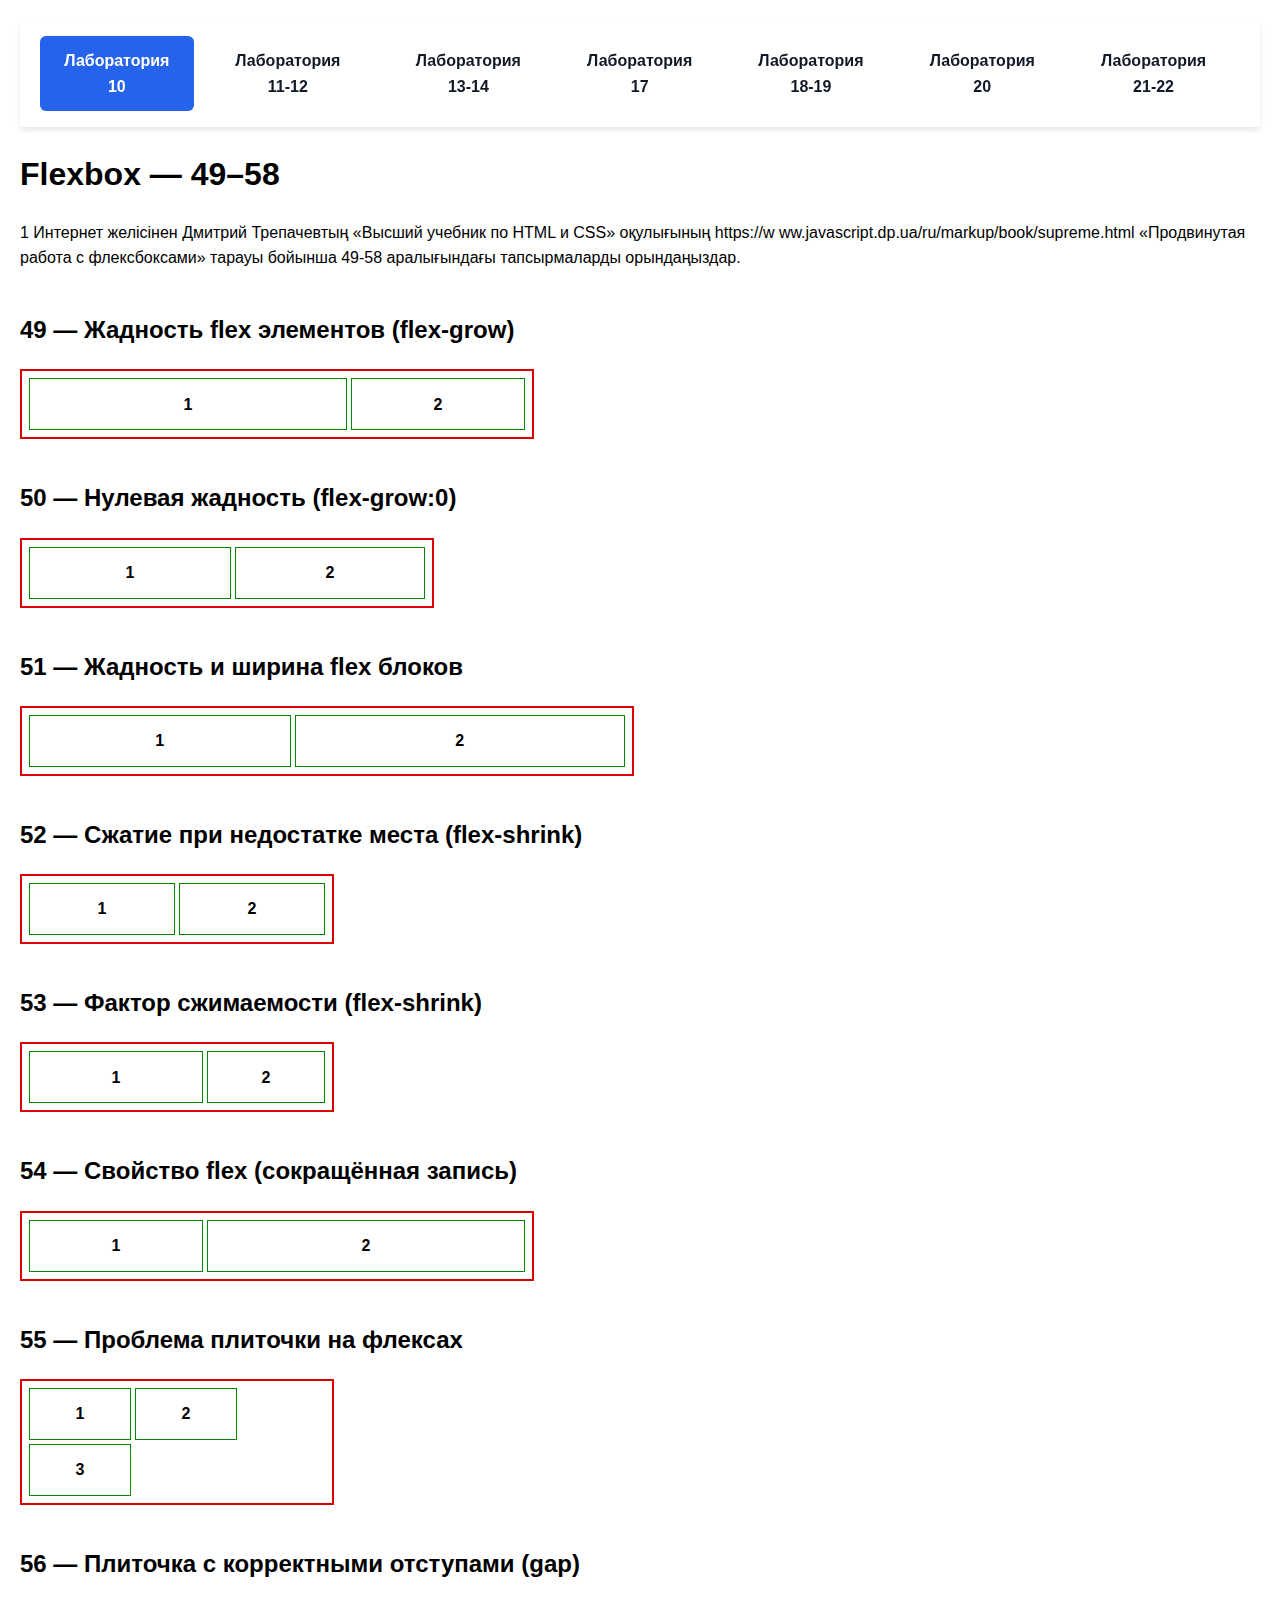
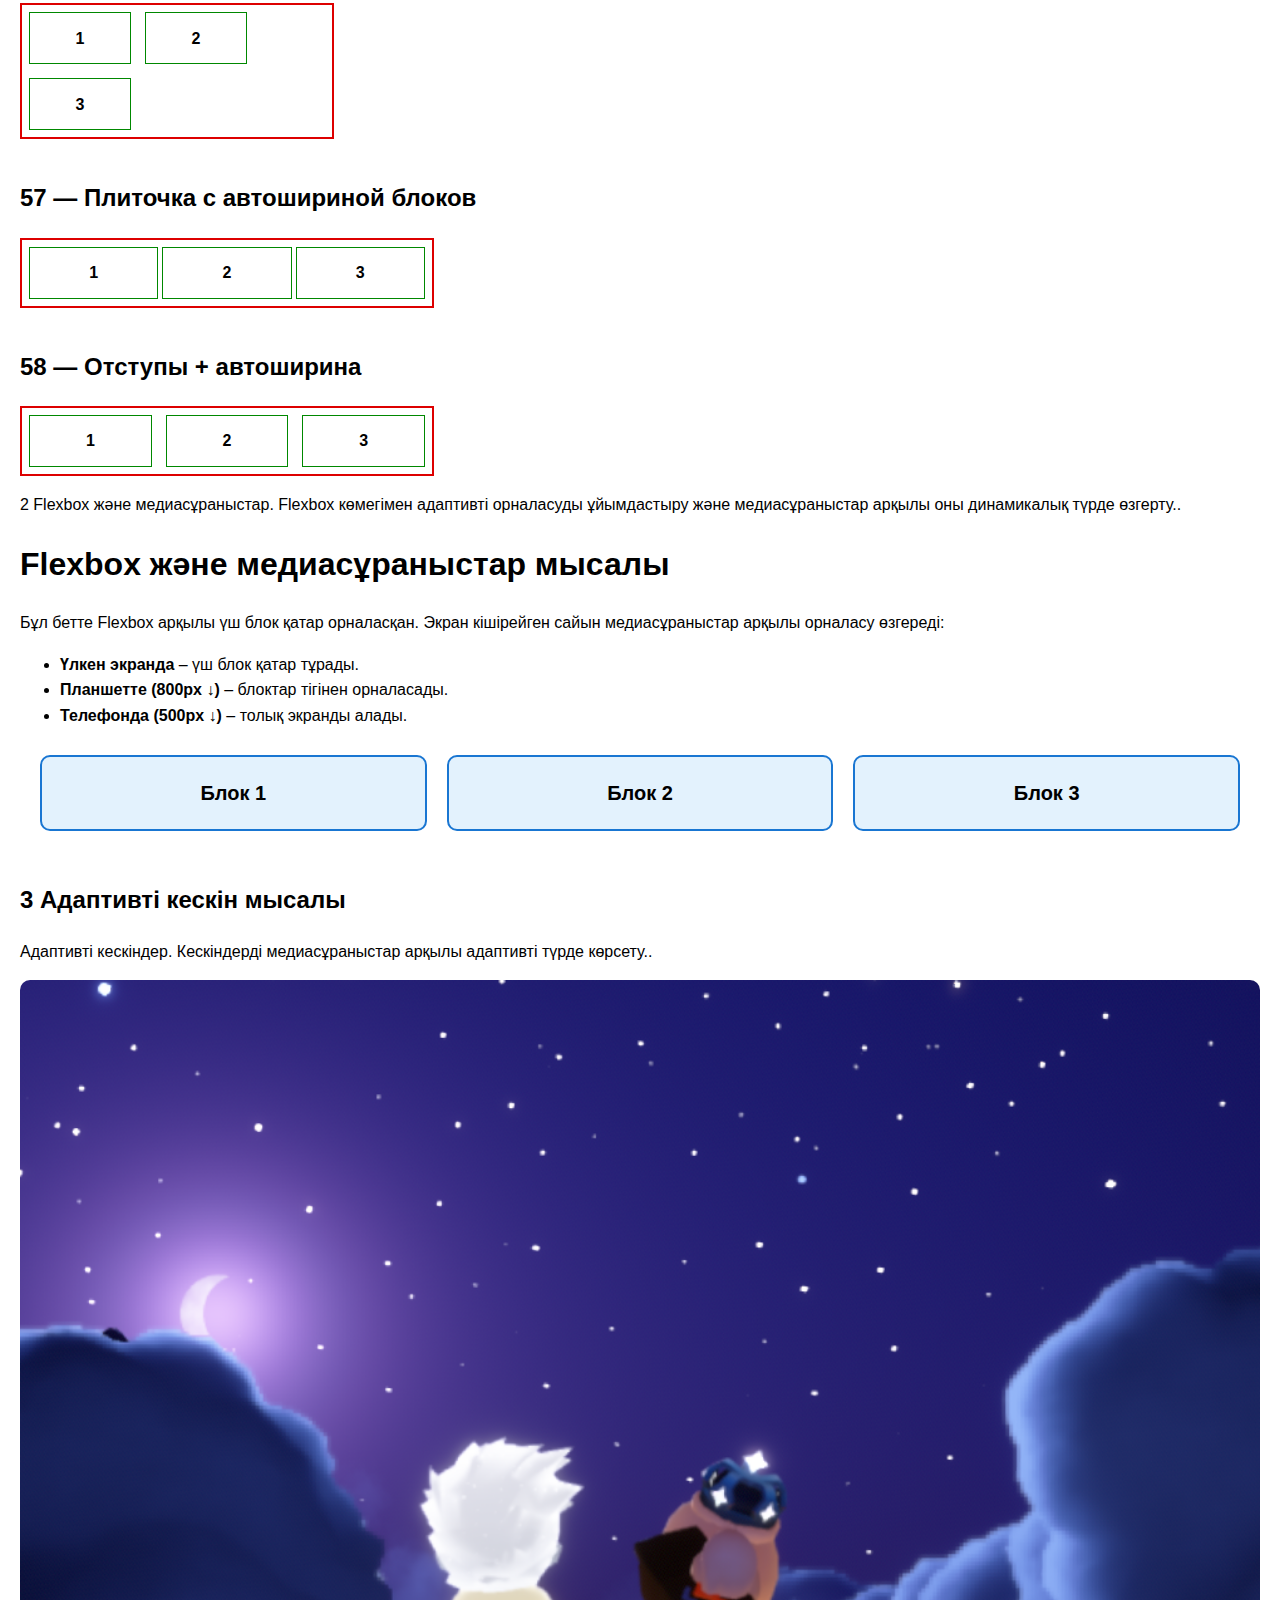
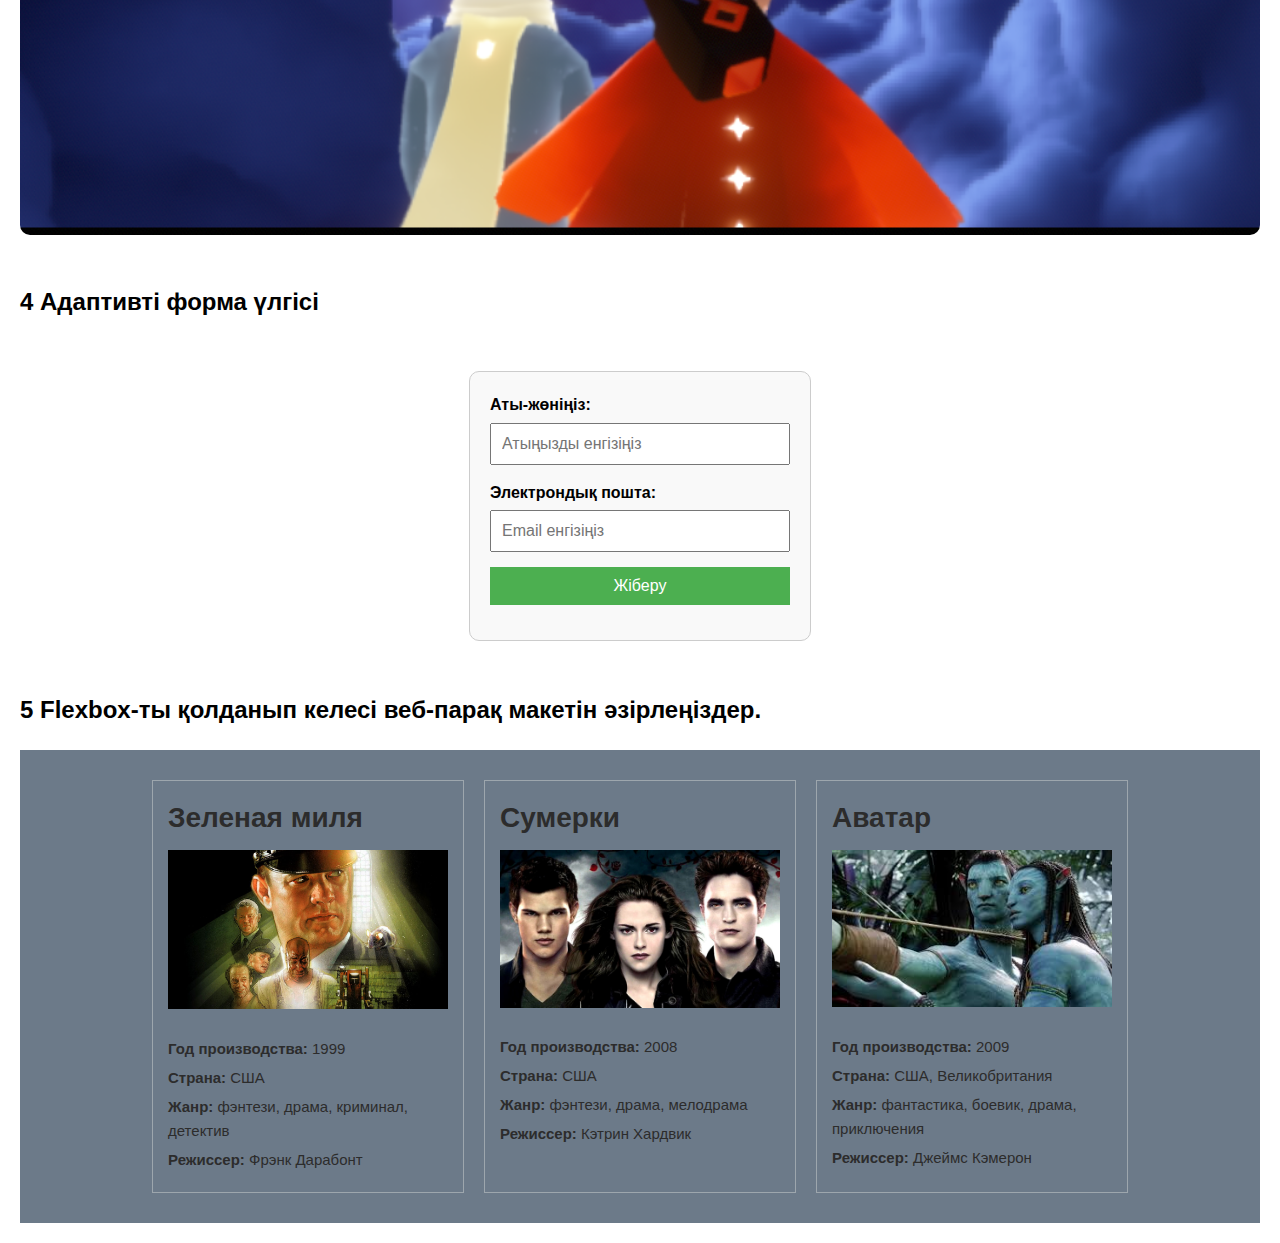
<file: lab10.html>
<!DOCTYPE html>
<html lang="ru">
<head>
    <meta charset="UTF-8">
    <meta name="viewport" content="width=device-width, initial-scale=1.0">
    <title>Лаборатория 10 | Web Technologies</title>
    <link rel="stylesheet" href="style.css">
    <style>
        .lab-content {
            opacity: 0;
            animation: fadeIn 0.5s ease-in-out forwards;
        }
        @keyframes fadeIn {
            to { opacity: 1; }
        }
        
        /* Lab 10 specific styles */
        #lab10 {
            background: linear-gradient(135deg, #f5f7fa 0%, #e4e8f0 100%);
            border-left: 4px solid #3b82f6;
        }
        #lab10 h1 {
            color: #2563eb;
        }
        #lab10 .task {
            background: white;
            padding: 1rem;
            margin: 1rem 0;
            border-radius: 0.5rem;
            box-shadow: 0 1px 3px rgba(0,0,0,0.1);
        }
    </style>

    <style>
body { font-family: Arial; padding: 20px; }
h2 { margin-top: 40px; }

 .responsive-image {
            width: 100%;
            height: auto;
            border-radius: 10px;
        }

.parent {
    display: flex;
    border: 2px solid #d00;
    padding: 5px;
    margin-bottom: 10px;
}
.child {
    border: 1px solid #080;
    height: 50px;
    display: flex;
    justify-content: center;
    align-items: center;
    font-weight: bold;
    margin: 2px;
}

body {
        font-family: Arial, sans-serif;
        margin: 0;
        padding: 20px;
    }

    h1 {
        margin-bottom: 20px;
    }

    /* ---- Негізгі контейнер ---- */
    .container {
        display: flex;
        gap: 20px;
        padding: 10px;
    }

    .box {
        flex: 1;
        padding: 20px;
        background: #e3f2fd;
        border: 2px solid #1976d2;
        border-radius: 10px;
        text-align: center;
        font-size: 20px;
        font-weight: bold;
    }
    form {
            display: flex;
            flex-direction: column;
            width: 300px;
            margin: 50px auto;
            padding: 20px;
            border: 1px solid #ccc;
            border-radius: 10px;
            background-color: #f9f9f9;
        }

        label {
            margin-bottom: 5px;
            font-weight: bold;
        }

        input, button {
            margin-bottom: 15px;
            padding: 10px;
            font-size: 16px;
        }

        button {
            background: #4caf50;
            color: white;
            border: none;
            cursor: pointer;
        }

        button:hover {
            background: #45a049;
        }

        /* Медиасұраныс: 600px немесе одан кіші экрандар (телефондар) */
        @media (max-width: 600px) {
            form {
                width: 90%;
                padding: 15px;
            }

            input, button {
                padding: 8px;
                font-size: 15px;
            }
        }
    /* =============================== */
    /*      МЕДИАСҰРАНЫСТАР            */
    /* =============================== */

    /* --- Планшет: ені 800px-тен кіші --- */
    @media (max-width: 800px) {
        .container {
            flex-direction: column;
            align-items: center;
        }
        .box {
            width: 80%;
        }
    }

    /* --- Телефон: ені 500px-тен кіші --- */
    @media (max-width: 500px) {
        body {
            padding: 10px;
        }
        .box {
            width: 100%;
            font-size: 18px;
        }
    }

     /* 768px дейін — планшет өлшемі */
        @media (max-width: 768px) {
            .responsive-image {
                width: 80%;
            }
        }

        /* 480px дейін — телефон өлшемі */
        @media (max-width: 480px) {
            .responsive-image {
                width: 100%;
            }
        }
</style>

<style>
    .movies-container {
    background: #6c7a89; /* только для этого блока */
    padding: 20px;
}
.movies-container .container {
    display: flex;
    justify-content: center;
    gap: 20px;
}
.movies-container .card {
    width: 280px;
    padding: 15px;
    border: 1px solid #9da6ad;
    color: #2c2c2c;
}
.movies-container .card img {
    width: 100%;
    height: auto;
    margin-bottom: 15px;
}
.movies-container .card h2 {
    margin-top: 0;
    margin-bottom: 10px;
    font-size: 28px;
}
.movies-container .card p {
    margin: 5px 0;
    font-size: 15px;
}
.card {
    font-family: Arial, sans-serif;
    font-weight: normal; /* по умолчанию */
}
.card span.bold {
    font-weight: 700; /* жирность */
}



</style>
</head>
    <custom-navbar></custom-navbar>
   

<h1>Flexbox —  49–58</h1>
<p> 1	Интернет  желісінен Дмитрий Трепачевтың «Высший учебник по 
    HTML и CSS» оқулығының https://w	ww.javascript.dp.ua/ru/markup/book/supreme.html   
    «Продвинутая работа с флексбоксами» тарауы бойынша 49-58 аралығындағы тапсырмаларды 
    орындаңыздар.</p>

<!-- 49 Жадность flex-grow -->
<h2>49 — Жадность flex элементов (flex-grow)</h2>
<div class="parent" style="width:500px;">
    <div class="child" style="width:100px; flex-grow:3;">1</div>
    <div class="child" style="width:100px; flex-grow:1;">2</div>
</div>


<!-- 50 Нулевая жадность -->
<h2>50 — Нулевая жадность (flex-grow:0)</h2>
<div class="parent" style="width:400px;">
    <div class="child" style="width:200px; flex-grow:0;">1</div>
    <div class="child" style="width:100px; flex-grow:1;">2</div>
</div>


<!-- 51 Ширина + жадность -->
<h2>51 — Жадность и ширина flex блоков</h2>
<div class="parent" style="width:600px;">
    <div class="child" style="width:200px; flex-grow:1;">1</div>
    <div class="child" style="width:150px; flex-grow:3;">2</div>
</div>


<!-- 52 Сжатие при недостатке места -->
<h2>52 — Сжатие при недостатке места (flex-shrink)</h2>
<div class="parent" style="width:300px;">
    <div class="child" style="width:200px; flex-shrink:1;">1</div>
    <div class="child" style="width:200px; flex-shrink:1;">2</div>
</div>


<!-- 53 Фактор сжимаемости -->
<h2>53 — Фактор сжимаемости (flex-shrink)</h2>
<div class="parent" style="width:300px;">
    <div class="child" style="width:200px; flex-shrink:1;">1</div>
    <div class="child" style="width:200px; flex-shrink:3;">2</div>
</div>


<!-- 54 Свойство flex (сокращённая запись) -->
<h2>54 — Свойство flex (сокращённая запись)</h2>
<div class="parent" style="width:500px;">
    <div class="child" style="flex:1 1 100px;">1</div>
    <div class="child" style="flex:3 1 100px;">2</div>
</div>


<!-- 55 Проблемы плиточки -->
<h2>55 — Проблема плиточки на флексах</h2>
<div class="parent" style="flex-wrap:wrap; width:300px;">
    <div class="child" style="width:100px;">1</div>
    <div class="child" style="width:100px;">2</div>
    <div class="child" style="width:100px;">3</div>
</div>


<!-- 56 Плиточка с корректными отступами -->
<h2>56 — Плиточка с корректными отступами (gap)</h2>
<div class="parent" style="flex-wrap:wrap; width:300px; gap:10px;">
    <div class="child" style="width:100px;">1</div>
    <div class="child" style="width:100px;">2</div>
    <div class="child" style="width:100px;">3</div>
</div>


<!-- 57 Плиточка с автошириной -->
<h2>57 — Плиточка с автошириной блоков</h2>
<div class="parent" style="flex-wrap:wrap; width:400px;">
    <div class="child" style="flex:1 1 auto;">1</div>
    <div class="child" style="flex:1 1 auto;">2</div>
    <div class="child" style="flex:1 1 auto;">3</div>
</div>


<!-- 58 Автоширина + отступы -->
<h2>58 — Отступы + автоширина</h2>
<div class="parent" style="flex-wrap:wrap; width:400px; gap:10px;">
    <div class="child" style="flex:1 1 auto;">1</div>
    <div class="child" style="flex:1 1 auto;">2</div>
    <div class="child" style="flex:1 1 auto;">3</div>
</div>

<p>2	Flexbox және медиасұраныстар. Flexbox көмегімен адаптивті орналасуды ұйымдастыру 
    және медиасұраныстар арқылы оны динамикалық түрде өзгерту..</p>

    <h1>Flexbox және медиасұраныстар мысалы</h1>

<p>
Бұл бетте Flexbox арқылы үш блок қатар орналасқан.  
Экран кішірейген сайын медиасұраныстар арқылы орналасу өзгереді:
</p>

<ul>
    <li><b>Үлкен экранда</b> – үш блок қатар тұрады.</li>
    <li><b>Планшетте (800px ↓)</b> – блоктар тігінен орналасады.</li>
    <li><b>Телефонда (500px ↓)</b> – толық экранды алады.</li>
</ul>

<div class="container">
    <div class="box">Блок 1</div>
    <div class="box">Блок 2</div>
    <div class="box">Блок 3</div>
</div>


 <h2>3 Адаптивті кескін мысалы</h2>

    <p>Адаптивті кескіндер. Кескіндерді медиасұраныстар арқылы адаптивті түрде көрсету..</p>

    <img src="2025-07-13_21-22-18.png" alt="Сурет" class="responsive-image">

  <h2>4 Адаптивті форма үлгісі</h2>

    <form action="#">
        <label for="name">Аты-жөніңіз:</label>
        <input type="text" id="name" name="name" placeholder="Атыңызды енгізіңіз">

        <label for="email">Электрондық пошта:</label>
        <input type="email" id="email" name="email" placeholder="Email енгізіңіз">

        <button type="submit">Жіберу</button>
    </form>

      <h2>5 Flexbox-ты қолданып келесі веб-парақ макетін әзірлеңіздер.</h2>
        <div class="movies-container">
    <div class="container">
        <!-- 1 карточка -->
        <div class="card">
            <h2>Зеленая миля</h2>
            <img src="1.jpg" alt="Зеленая миля">

            <p><span class="bold">Год производства:</span> 1999</p>
            <p><span class="bold">Страна:</span> США</p>
            <p><span class="bold">Жанр:</span> фэнтези, драма, криминал, детектив</p>
            <p><span class="bold">Режиссер:</span> Фрэнк Дарабонт</p>
        </div>

        <!-- 2 карточка -->
        <div class="card">
            <h2>Сумерки</h2>
            <img src="2.jpg" alt="Сумерки">

            <p><span class="bold">Год производства:</span> 2008</p>
            <p><span class="bold">Страна:</span> США</p>
            <p><span class="bold">Жанр:</span> фэнтези, драма, мелодрама</p>
            <p><span class="bold">Режиссер:</span> Кэтрин Хардвик</p>
        </div>

        <!-- 3 карточка -->
        <div class="card">
            <h2>Аватар</h2>
            <img src="3.jpg" alt="Аватар">

            <p><span class="bold">Год производства:</span> 2009</p>
            <p><span class="bold">Страна:</span> США, Великобритания</p>
            <p><span class="bold">Жанр:</span> фантастика, боевик, драма, приключения</p>
            <p><span class="bold">Режиссер:</span> Джеймс Кэмерон</p>
        </div>
    </div>
</div>




    <script src="components/navbar.js"></script>
    <script>
        // Lab 10 specific scripts
        document.querySelectorAll('.task button').forEach(btn => {
            btn.addEventListener('click', () => {
                const solution = btn.nextElementSibling;
                solution.classList.toggle('hidden');
            });
        });
    </script>
</body>
</html>
</file>
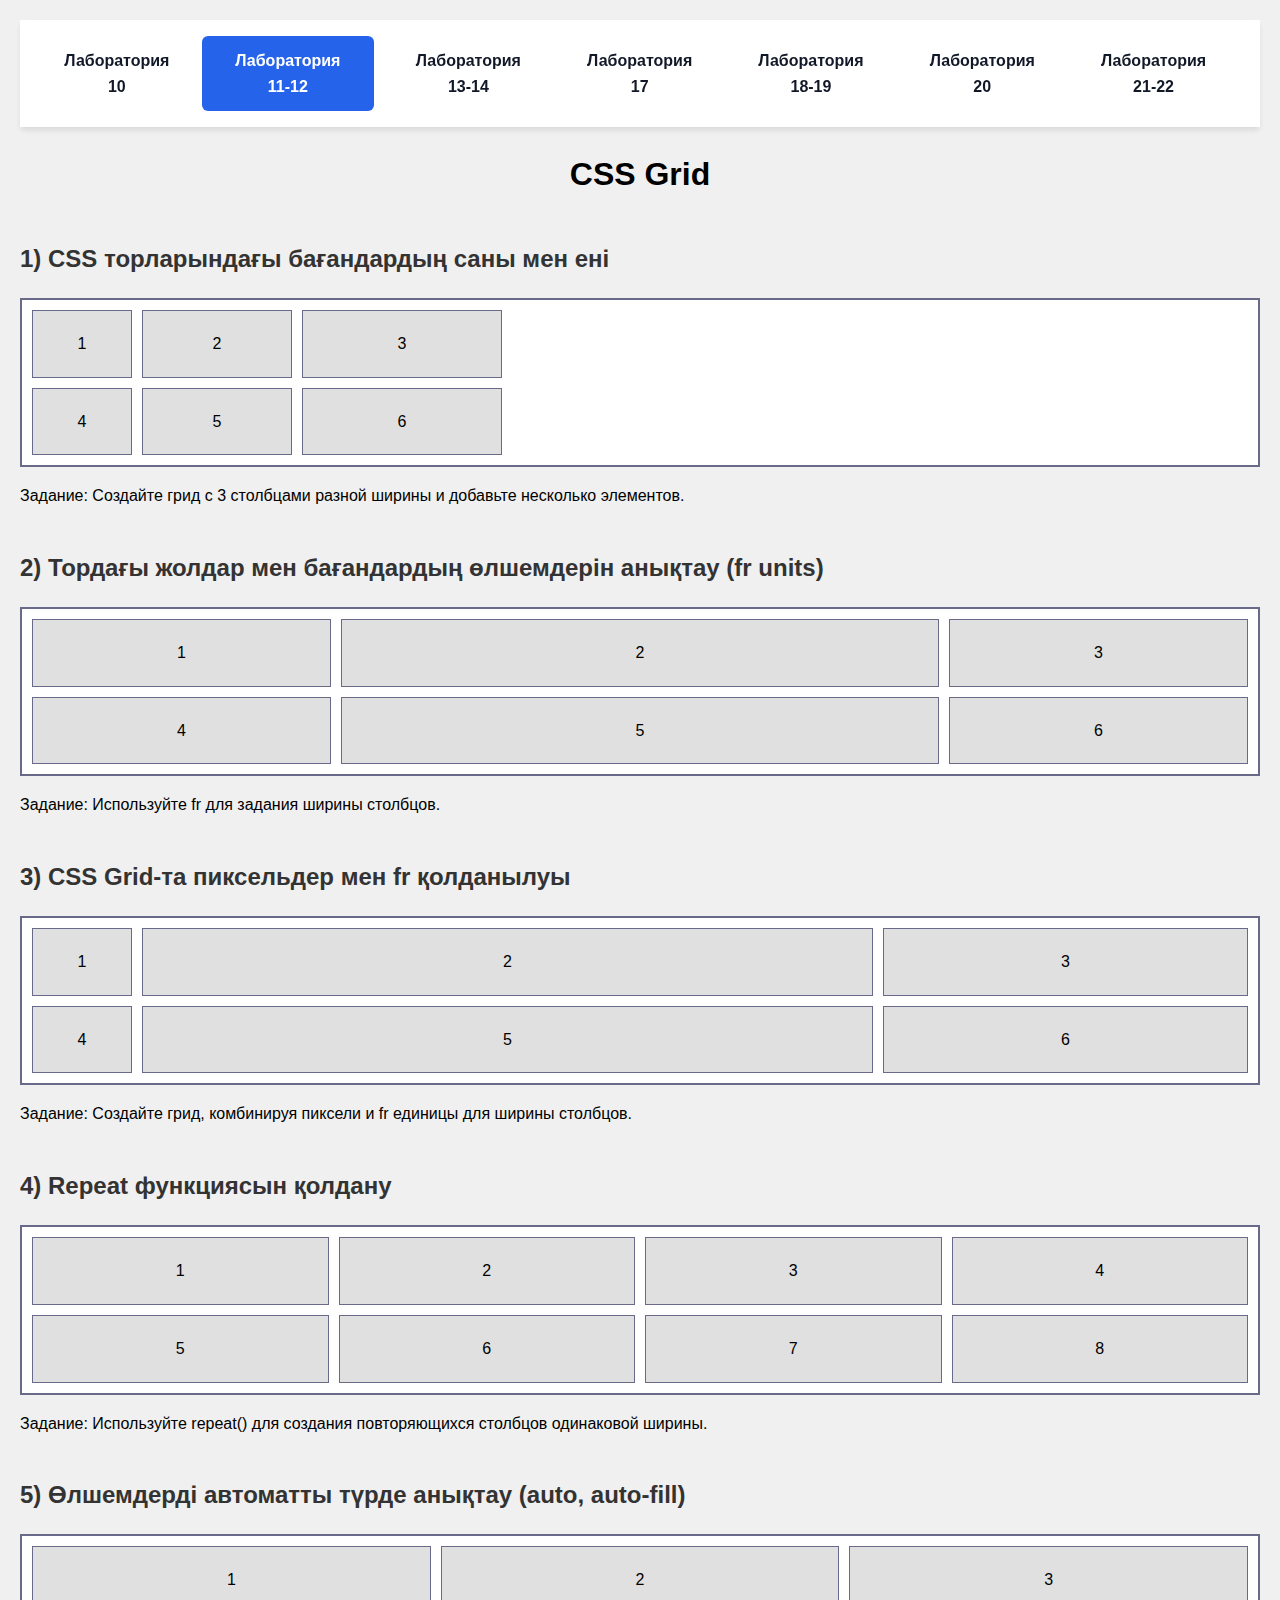
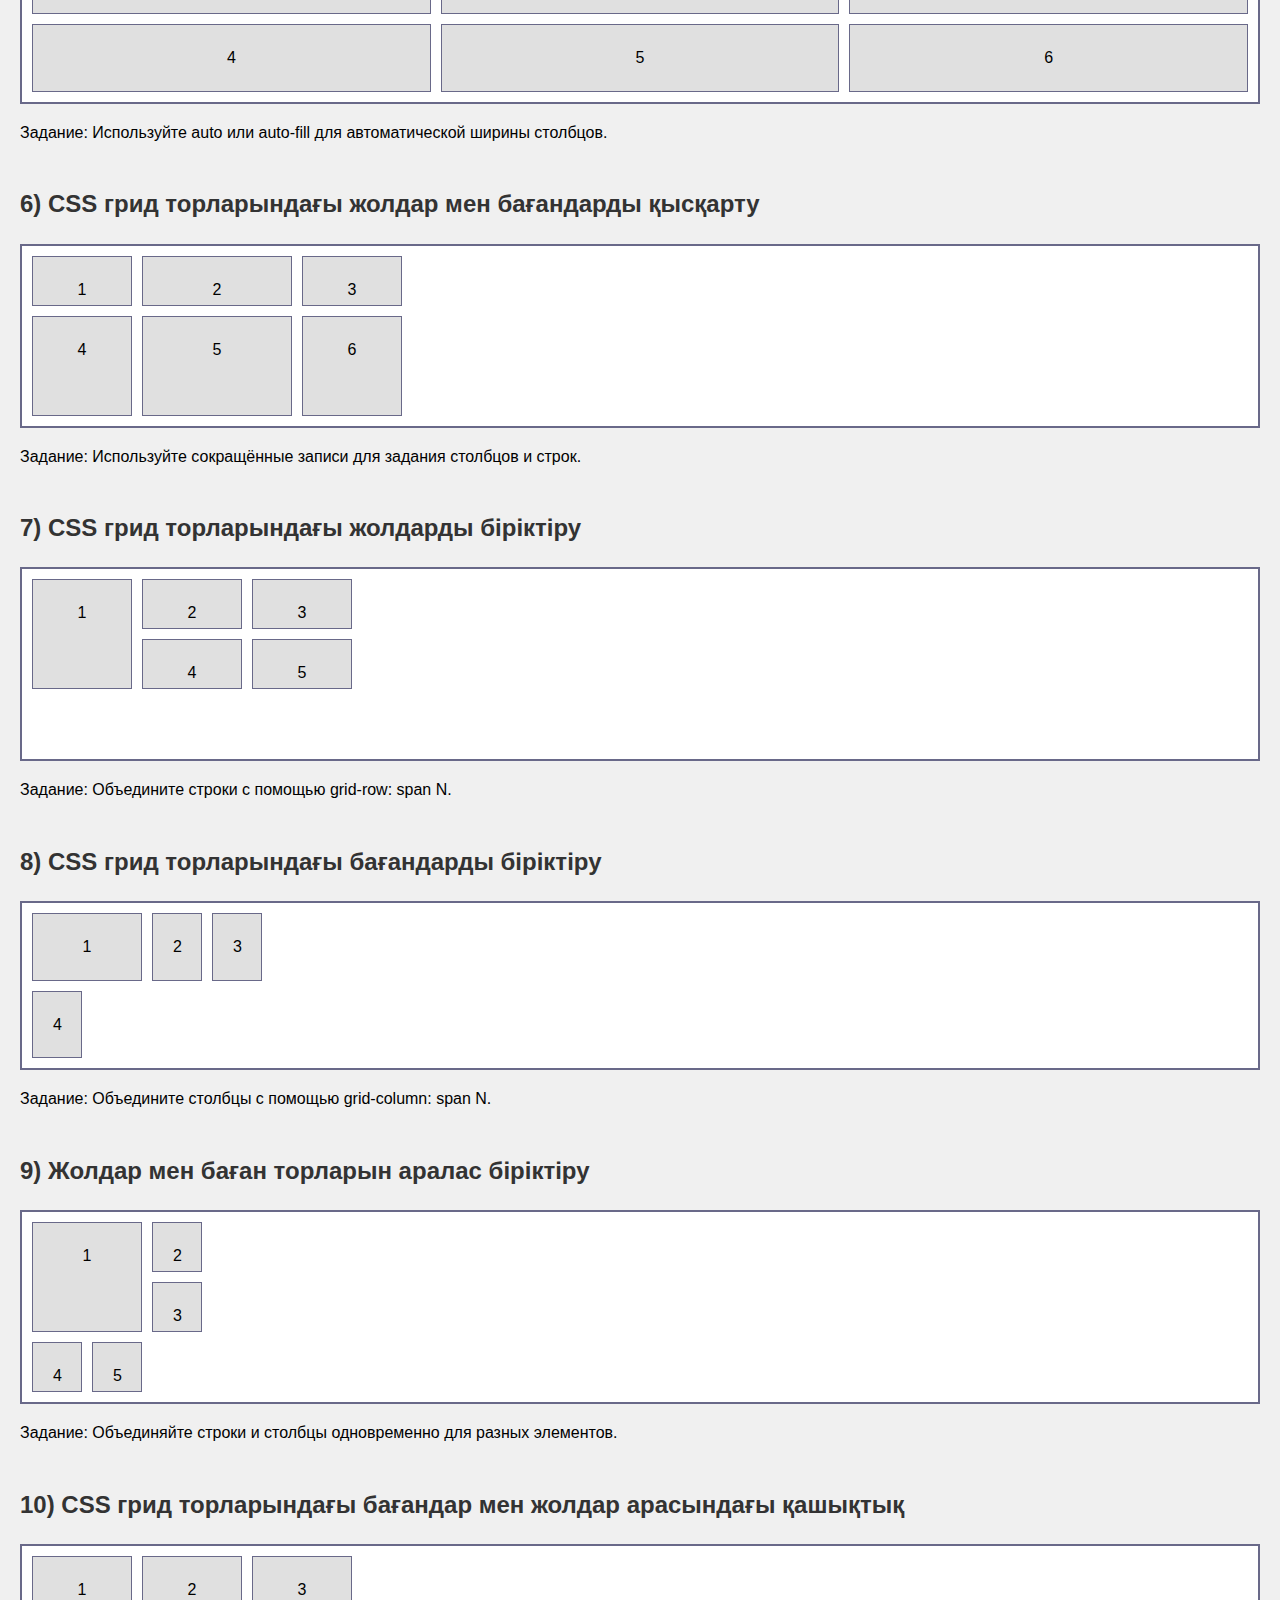
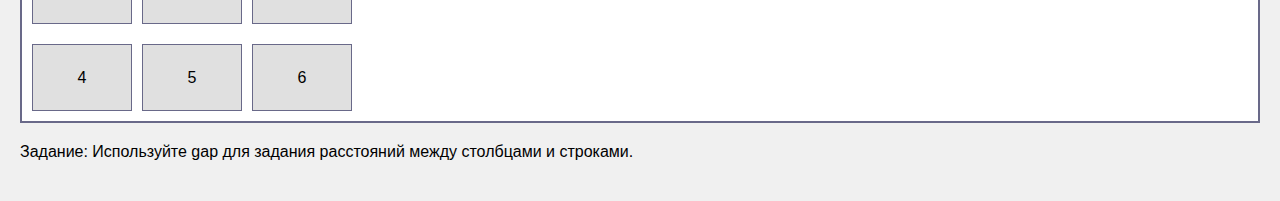
<file: lab11-12.html>
<!DOCTYPE html>
<html lang="ru">
<head>
    <meta charset="UTF-8">
    <meta name="viewport" content="width=device-width, initial-scale=1.0">
    <title>Лаборатория 11-12| Web Technologies</title>
    <link rel="stylesheet" href="style.css">
   

    <style>
        body {
            font-family: Arial, sans-serif;
            padding: 20px;
            background: #f0f0f0;
        }

        h1 {
            text-align: center;
            margin-bottom: 30px;
        }

        h2 {
            margin-top: 40px;
            color: #333;
        }

        .grid-container {
            display: grid;
            gap: 10px;
            margin-top: 10px;
            padding: 10px;
            border: 2px solid #696989;
            background: #fff;
        }

        .grid-container > div {
            padding: 20px;
            border: 1px solid #696989;
            background: #e0e0e0;
            text-align: center;
        }

        /* Классы для разных примеров */
        .grid-2col { grid-template-columns: 200px 200px; }
        .grid-3col { grid-template-columns: 150px 150px 150px; }
        .grid-3col-diff { grid-template-columns: 100px 150px 200px; }
        .grid-fr { grid-template-columns: 1fr 2fr 1fr; }
        .grid-repeat { grid-template-columns: repeat(4, 1fr); }
        .grid-auto { grid-template-columns: auto auto auto; }
        .grid-gap { grid-template-columns: repeat(3, 100px); gap: 20px 10px; }
    </style>

</head>
<body data-theme="light" class="min-h-screen transition-colors duration-300 bg-[var(--bg)] text-[var(--text)]">
    <custom-navbar></custom-navbar>
   

<h1>CSS Grid </h1>

<!-- Задание 1 -->
<h2>1) CSS торларындағы бағандардың саны мен ені</h2>
<div class="grid-container" style="grid-template-columns: 100px 150px 200px;">
    <div>1</div><div>2</div><div>3</div>
    <div>4</div><div>5</div><div>6</div>
</div>
<p>Задание: Создайте грид с 3 столбцами разной ширины и добавьте несколько элементов.</p>

<!-- Задание 2 -->
<h2>2) Тордағы жолдар мен бағандардың өлшемдерін анықтау (fr units)</h2>
<div class="grid-container grid-fr">
    <div>1</div><div>2</div><div>3</div>
    <div>4</div><div>5</div><div>6</div>
</div>
<p>Задание: Используйте fr для задания ширины столбцов.</p>

<!-- Задание 3 -->
<h2>3) CSS Grid-та пиксельдер мен fr қолданылуы</h2>
<div class="grid-container" style="grid-template-columns: 100px 2fr 1fr;">
    <div>1</div><div>2</div><div>3</div>
    <div>4</div><div>5</div><div>6</div>
</div>
<p>Задание: Создайте грид, комбинируя пиксели и fr единицы для ширины столбцов.</p>

<!-- Задание 4 -->
<h2>4) Repeat функциясын қолдану</h2>
<div class="grid-container grid-repeat">
    <div>1</div><div>2</div><div>3</div><div>4</div>
    <div>5</div><div>6</div><div>7</div><div>8</div>
</div>
<p>Задание: Используйте repeat() для создания повторяющихся столбцов одинаковой ширины.</p>

<!-- Задание 5 -->
<h2>5) Өлшемдерді автоматты түрде анықтау (auto, auto-fill)</h2>
<div class="grid-container grid-auto">
    <div>1</div><div>2</div><div>3</div>
    <div>4</div><div>5</div><div>6</div>
</div>
<p>Задание: Используйте auto или auto-fill для автоматической ширины столбцов.</p>

<!-- Задание 6 -->
<h2>6) CSS грид торларындағы жолдар мен бағандарды қысқарту</h2>
<div class="grid-container" style="grid-template-columns: 100px 150px 100px; grid-template-rows: 50px 100px;">
    <div>1</div><div>2</div><div>3</div>
    <div>4</div><div>5</div><div>6</div>
</div>
<p>Задание: Используйте сокращённые записи для задания столбцов и строк.</p>

<!-- Задание 7 -->
<h2>7) CSS грид торларындағы жолдарды біріктіру</h2>
<div class="grid-container" style="grid-template-columns: 100px 100px 100px; grid-template-rows: 50px 50px 50px;">
    <div style="grid-row: span 2;">1</div>
    <div>2</div><div>3</div>
    <div>4</div><div>5</div>
</div>
<p>Задание: Объедините строки с помощью grid-row: span N.</p>

<!-- Задание 8 -->
<h2>8) CSS грид торларындағы бағандарды біріктіру</h2>
<div class="grid-container" style="grid-template-columns: 50px 50px 50px 50px;">
    <div style="grid-column: span 2;">1</div>
    <div>2</div><div>3</div><div>4</div>
</div>
<p>Задание: Объедините столбцы с помощью grid-column: span N.</p>

<!-- Задание 9 -->
<h2>9) Жолдар мен баған торларын аралас біріктіру</h2>
<div class="grid-container" style="grid-template-columns: 50px 50px 50px; grid-template-rows: 50px 50px 50px;">
    <div style="grid-column: span 2; grid-row: span 2;">1</div>
    <div>2</div><div>3</div><div>4</div><div>5</div>
</div>
<p>Задание: Объединяйте строки и столбцы одновременно для разных элементов.</p>

<!-- Задание 10 -->
<h2>10) CSS грид торларындағы бағандар мен жолдар арасындағы қашықтық</h2>
<div class="grid-container grid-gap">
    <div>1</div><div>2</div><div>3</div>
    <div>4</div><div>5</div><div>6</div>
</div>
<p>Задание: Используйте gap для задания расстояний между столбцами и строками.</p>


    <script src="components/navbar.js"></script>
    <script>
        // Lab 10 specific scripts
        document.querySelectorAll('.task button').forEach(btn => {
            btn.addEventListener('click', () => {
                const solution = btn.nextElementSibling;
                solution.classList.toggle('hidden');
            });
        });
    </script>
</body>
</html>
</file>
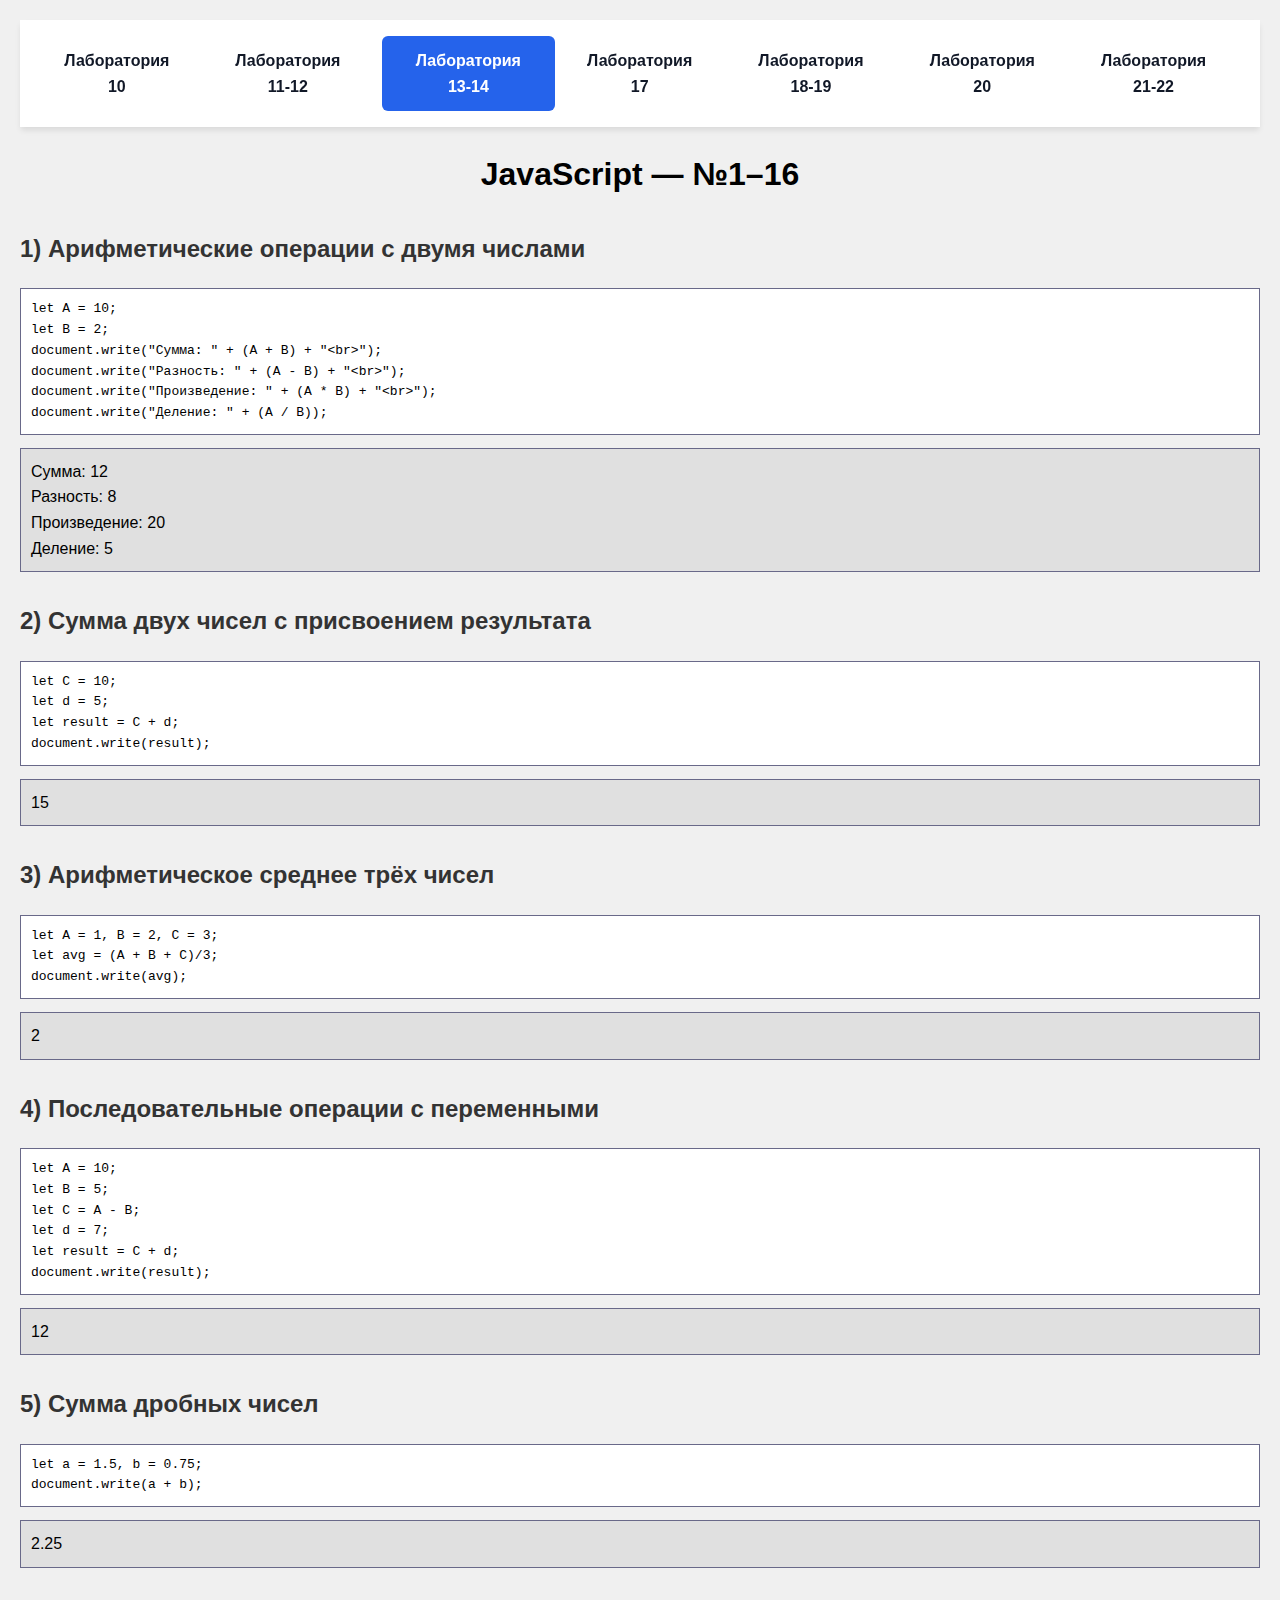
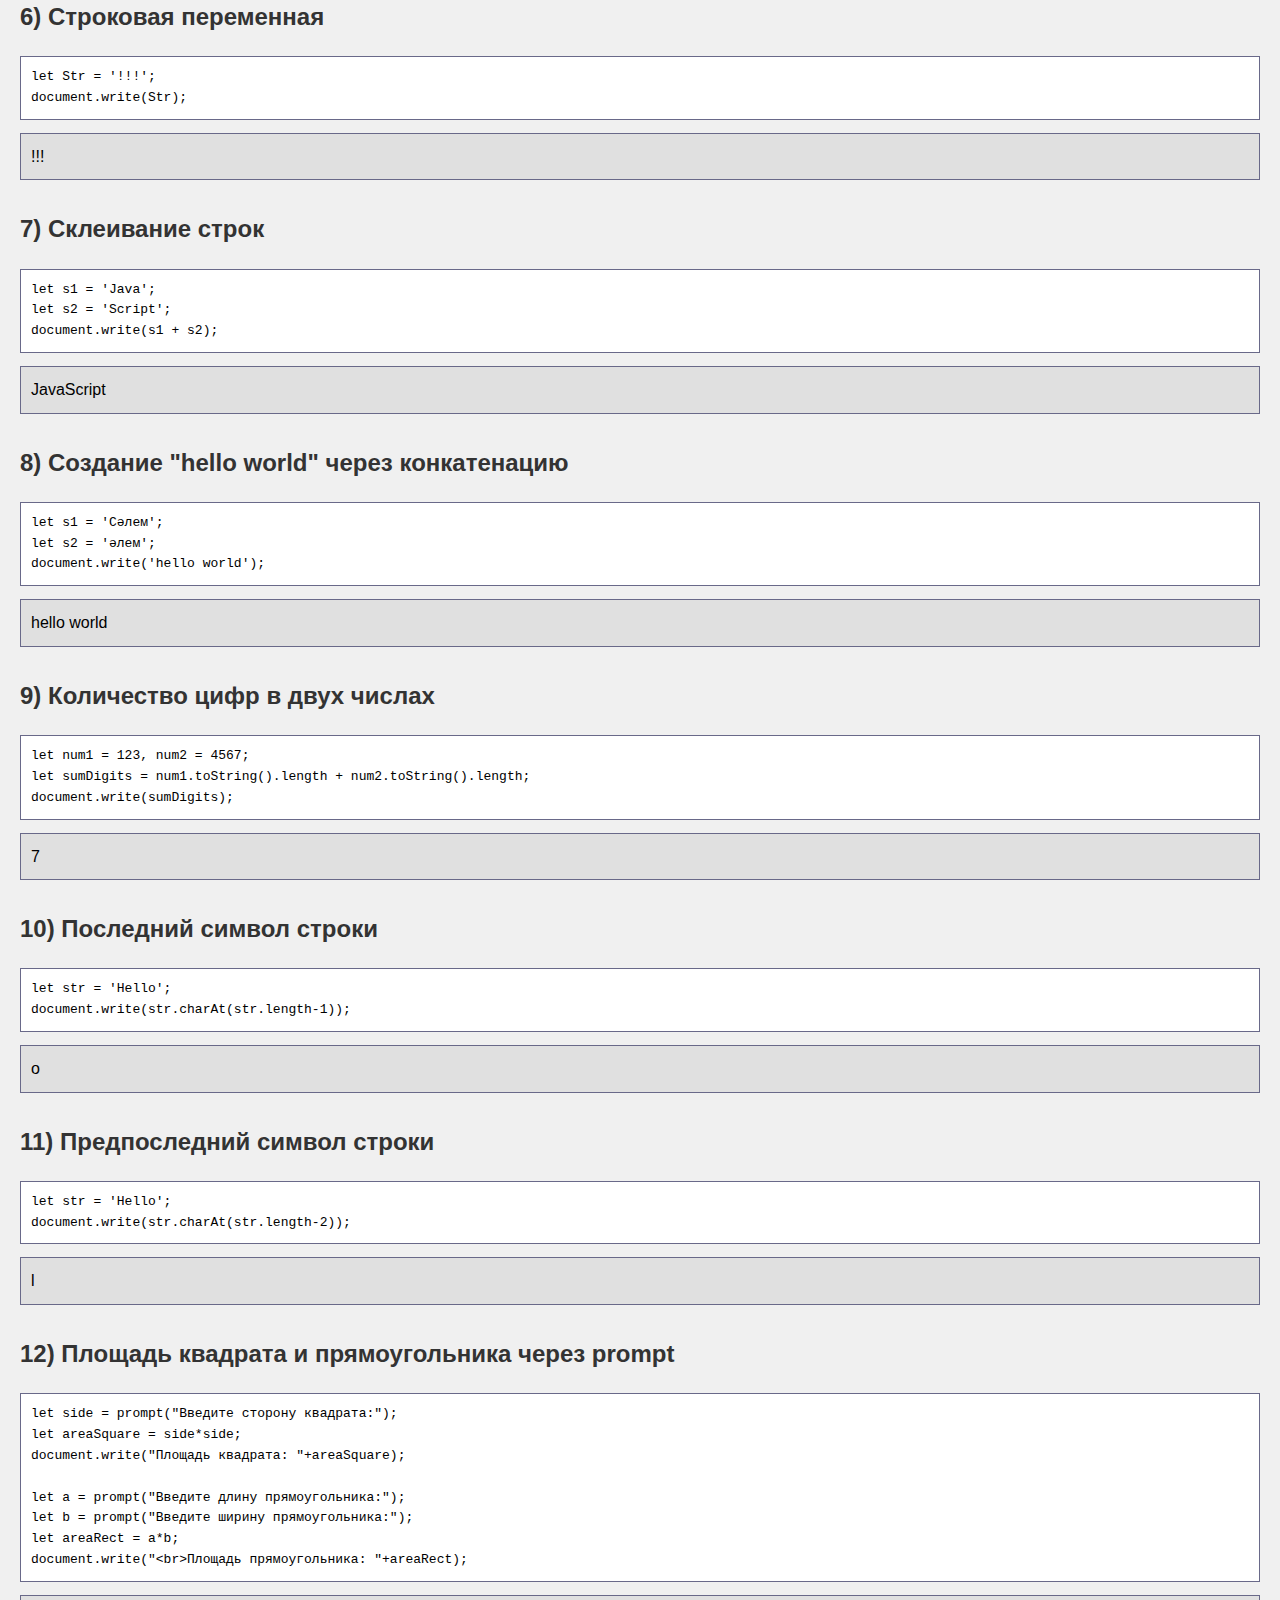
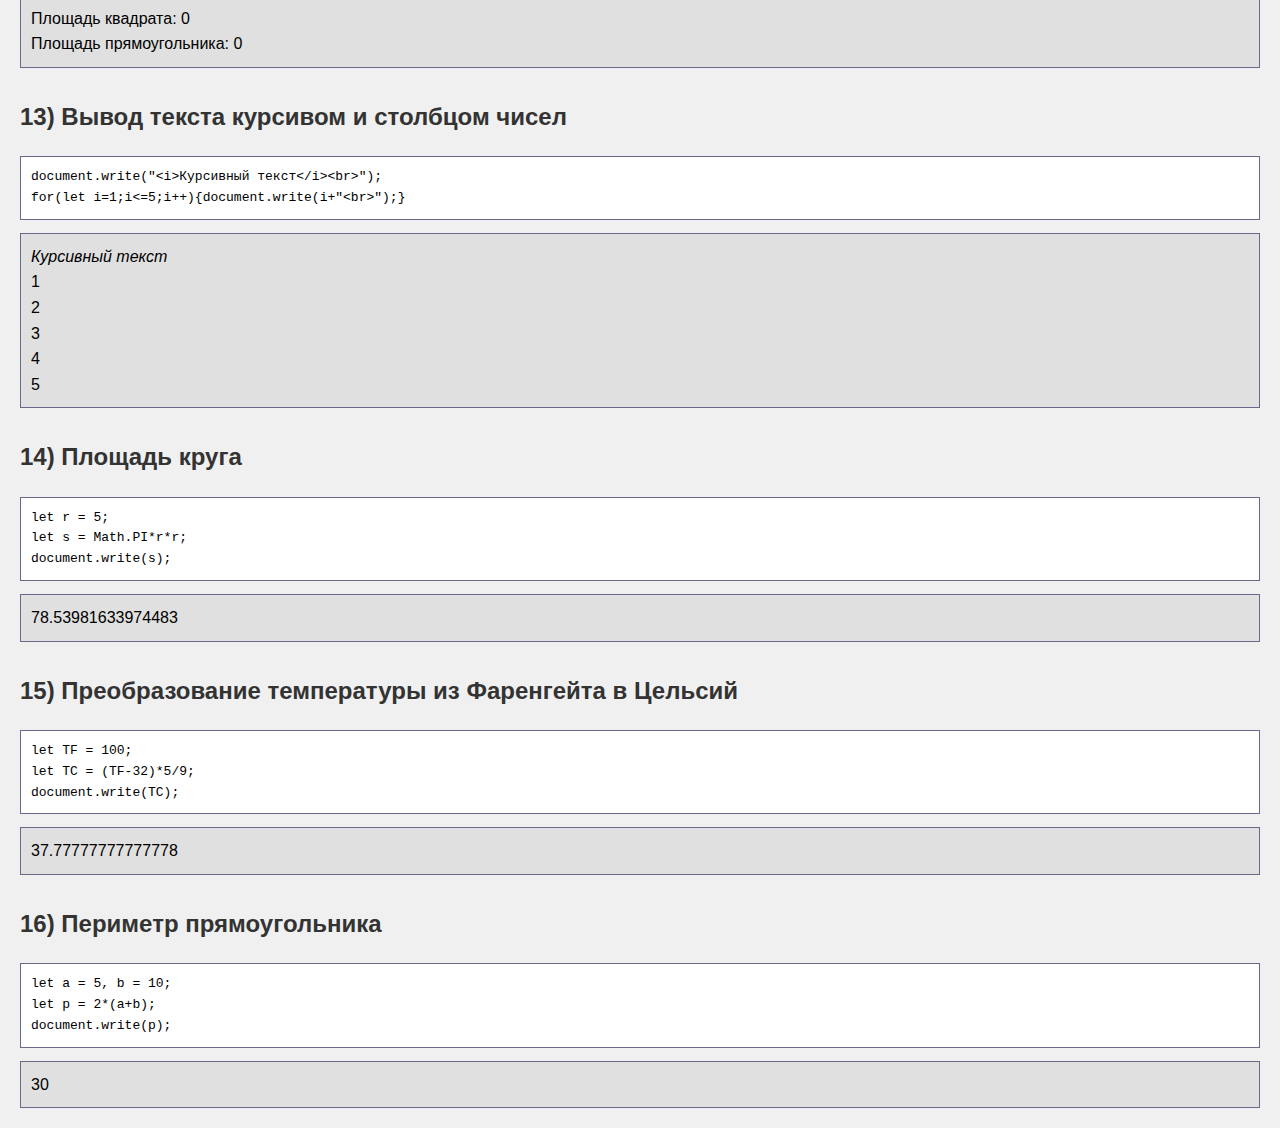
<file: lab13-14.html>
<!DOCTYPE html>
<html lang="ru">
<head>
    <meta charset="UTF-8">
    <meta name="viewport" content="width=device-width, initial-scale=1.0">
    <title>Лаборатория 13-14| Web Technologies</title>
    <link rel="stylesheet" href="style.css">
   
<style>
        body {
            font-family: Arial, sans-serif;
            padding: 20px;
            background: #f0f0f0;
        }
        h1 {
            text-align: center;
            margin-bottom: 30px;
        }
        h2 {
            margin-top: 30px;
            color: #333;
        }
        pre {
            background: #fff;
            padding: 10px;
            border: 1px solid #696989;
            overflow-x: auto;
        }
        .result {
            background: #e0e0e0;
            padding: 10px;
            margin-top: 5px;
            border: 1px solid #696989;
        }
    </style>
</head>
<body data-theme="light" class="min-h-screen transition-colors duration-300 bg-[var(--bg)] text-[var(--text)]">
    <custom-navbar></custom-navbar>
   
<h1>JavaScript — №1–16</h1>

<!-- Задание 1 -->
<h2>1) Арифметические операции с двумя числами</h2>
<pre>
let A = 10;
let B = 2;
document.write("Сумма: " + (A + B) + "&lt;br&gt;");
document.write("Разность: " + (A - B) + "&lt;br&gt;");
document.write("Произведение: " + (A * B) + "&lt;br&gt;");
document.write("Деление: " + (A / B));
</pre>
<div class="result">
<script>
let A = 10;
let B = 2;
document.write("Сумма: " + (A + B) + "<br>");
document.write("Разность: " + (A - B) + "<br>");
document.write("Произведение: " + (A * B) + "<br>");
document.write("Деление: " + (A / B));
</script>
</div>

<!-- Задание 2 -->
<h2>2) Сумма двух чисел с присвоением результата</h2>
<pre>
let C = 10;
let d = 5;
let result = C + d;
document.write(result);
</pre>
<div class="result">
<script>
let C = 10;
let d = 5;
let result = C + d;
document.write(result);
</script>
</div>

<!-- Задание 3 -->
<h2>3) Арифметическое среднее трёх чисел</h2>
<pre>
let A = 1, B = 2, C = 3;
let avg = (A + B + C)/3;
document.write(avg);
</pre>
<div class="result">
<script>
let A3 = 1, B3 = 2, C3 = 3;
let avg = (A3 + B3 + C3)/3;
document.write(avg);
</script>
</div>

<!-- Задание 4 -->
<h2>4) Последовательные операции с переменными</h2>
<pre>
let A = 10;
let B = 5;
let C = A - B;
let d = 7;
let result = C + d;
document.write(result);
</pre>
<div class="result">
<script>
let A4 = 10;
let B4 = 5;
let C4 = A4 - B4;
let d4 = 7;
let result4 = C4 + d4;
document.write(result4);
</script>
</div>

<!-- Задание 5 -->
<h2>5) Сумма дробных чисел</h2>
<pre>
let a = 1.5, b = 0.75;
document.write(a + b);
</pre>
<div class="result">
<script>
let a5 = 1.5, b5 = 0.75;
document.write(a5 + b5);
</script>
</div>

<!-- Задание 6 -->
<h2>6) Строковая переменная</h2>
<pre>
let Str = '!!!';
document.write(Str);
</pre>
<div class="result">
<script>
let Str6 = '!!!';
document.write(Str6);
</script>
</div>

<!-- Задание 7 -->
<h2>7) Склеивание строк</h2>
<pre>
let s1 = 'Java';
let s2 = 'Script';
document.write(s1 + s2);
</pre>
<div class="result">
<script>
let s1 = 'Java';
let s2 = 'Script';
document.write(s1 + s2);
</script>
</div>

<!-- Задание 8 -->
<h2>8) Создание "hello world" через конкатенацию</h2>
<pre>
let s1 = 'Сәлем';
let s2 = 'әлем';
document.write('hello world');
</pre>
<div class="result">
<script>
document.write('hello world');
</script>
</div>

<!-- Задание 9 -->
<h2>9) Количество цифр в двух числах</h2>
<pre>
let num1 = 123, num2 = 4567;
let sumDigits = num1.toString().length + num2.toString().length;
document.write(sumDigits);
</pre>
<div class="result">
<script>
let num1 = 123, num2 = 4567;
let sumDigits = num1.toString().length + num2.toString().length;
document.write(sumDigits);
</script>
</div>

<!-- Задание 10 -->
<h2>10) Последний символ строки</h2>
<pre>
let str = 'Hello';
document.write(str.charAt(str.length-1));
</pre>
<div class="result">
<script>
let str10 = 'Hello';
document.write(str10.charAt(str10.length-1));
</script>
</div>

<!-- Задание 11 -->
<h2>11) Предпоследний символ строки</h2>
<pre>
let str = 'Hello';
document.write(str.charAt(str.length-2));
</pre>
<div class="result">
<script>
let str11 = 'Hello';
document.write(str11.charAt(str11.length-2));
</script>
</div>

<!-- Задание 12 -->
<h2>12) Площадь квадрата и прямоугольника через prompt</h2>
<pre>
let side = prompt("Введите сторону квадрата:");
let areaSquare = side*side;
document.write("Площадь квадрата: "+areaSquare);

let a = prompt("Введите длину прямоугольника:");
let b = prompt("Введите ширину прямоугольника:");
let areaRect = a*b;
document.write("&lt;br&gt;Площадь прямоугольника: "+areaRect);
</pre>
<div class="result">
<script>
let side = prompt("Введите сторону квадрата:");
let areaSquare = side*side;
document.write("Площадь квадрата: "+areaSquare+"<br>");

let a12 = prompt("Введите длину прямоугольника:");
let b12 = prompt("Введите ширину прямоугольника:");
let areaRect = a12*b12;
document.write("Площадь прямоугольника: "+areaRect);
</script>
</div>

<!-- Задание 13 -->
<h2>13) Вывод текста курсивом и столбцом чисел</h2>
<pre>
document.write("&lt;i&gt;Курсивный текст&lt;/i&gt;&lt;br&gt;");
for(let i=1;i<=5;i++){document.write(i+"&lt;br&gt;");}
</pre>
<div class="result">
<script>
document.write("<i>Курсивный текст</i><br>");
for(let i=1;i<=5;i++){document.write(i+"<br>");}
</script>
</div>

<!-- Задание 14 -->
<h2>14) Площадь круга</h2>
<pre>
let r = 5;
let s = Math.PI*r*r;
document.write(s);
</pre>
<div class="result">
<script>
let r = 5;
let s = Math.PI*r*r;
document.write(s);
</script>
</div>

<!-- Задание 15 -->
<h2>15) Преобразование температуры из Фаренгейта в Цельсий</h2>
<pre>
let TF = 100;
let TC = (TF-32)*5/9;
document.write(TC);
</pre>
<div class="result">
<script>
let TF = 100;
let TC = (TF-32)*5/9;
document.write(TC);
</script>
</div>

<!-- Задание 16 -->
<h2>16) Периметр прямоугольника</h2>
<pre>
let a = 5, b = 10;
let p = 2*(a+b);
document.write(p);
</pre>
<div class="result">
<script>
let a16 = 5, b16 = 10;
let p16 = 2*(a16+b16);
document.write(p16);
</script>
</div>

    <script src="components/navbar.js"></script>
    <script>
        // Lab 10 specific scripts
        document.querySelectorAll('.task button').forEach(btn => {
            btn.addEventListener('click', () => {
                const solution = btn.nextElementSibling;
                solution.classList.toggle('hidden');
            });
        });
    </script>
</body>
</html>
</file>
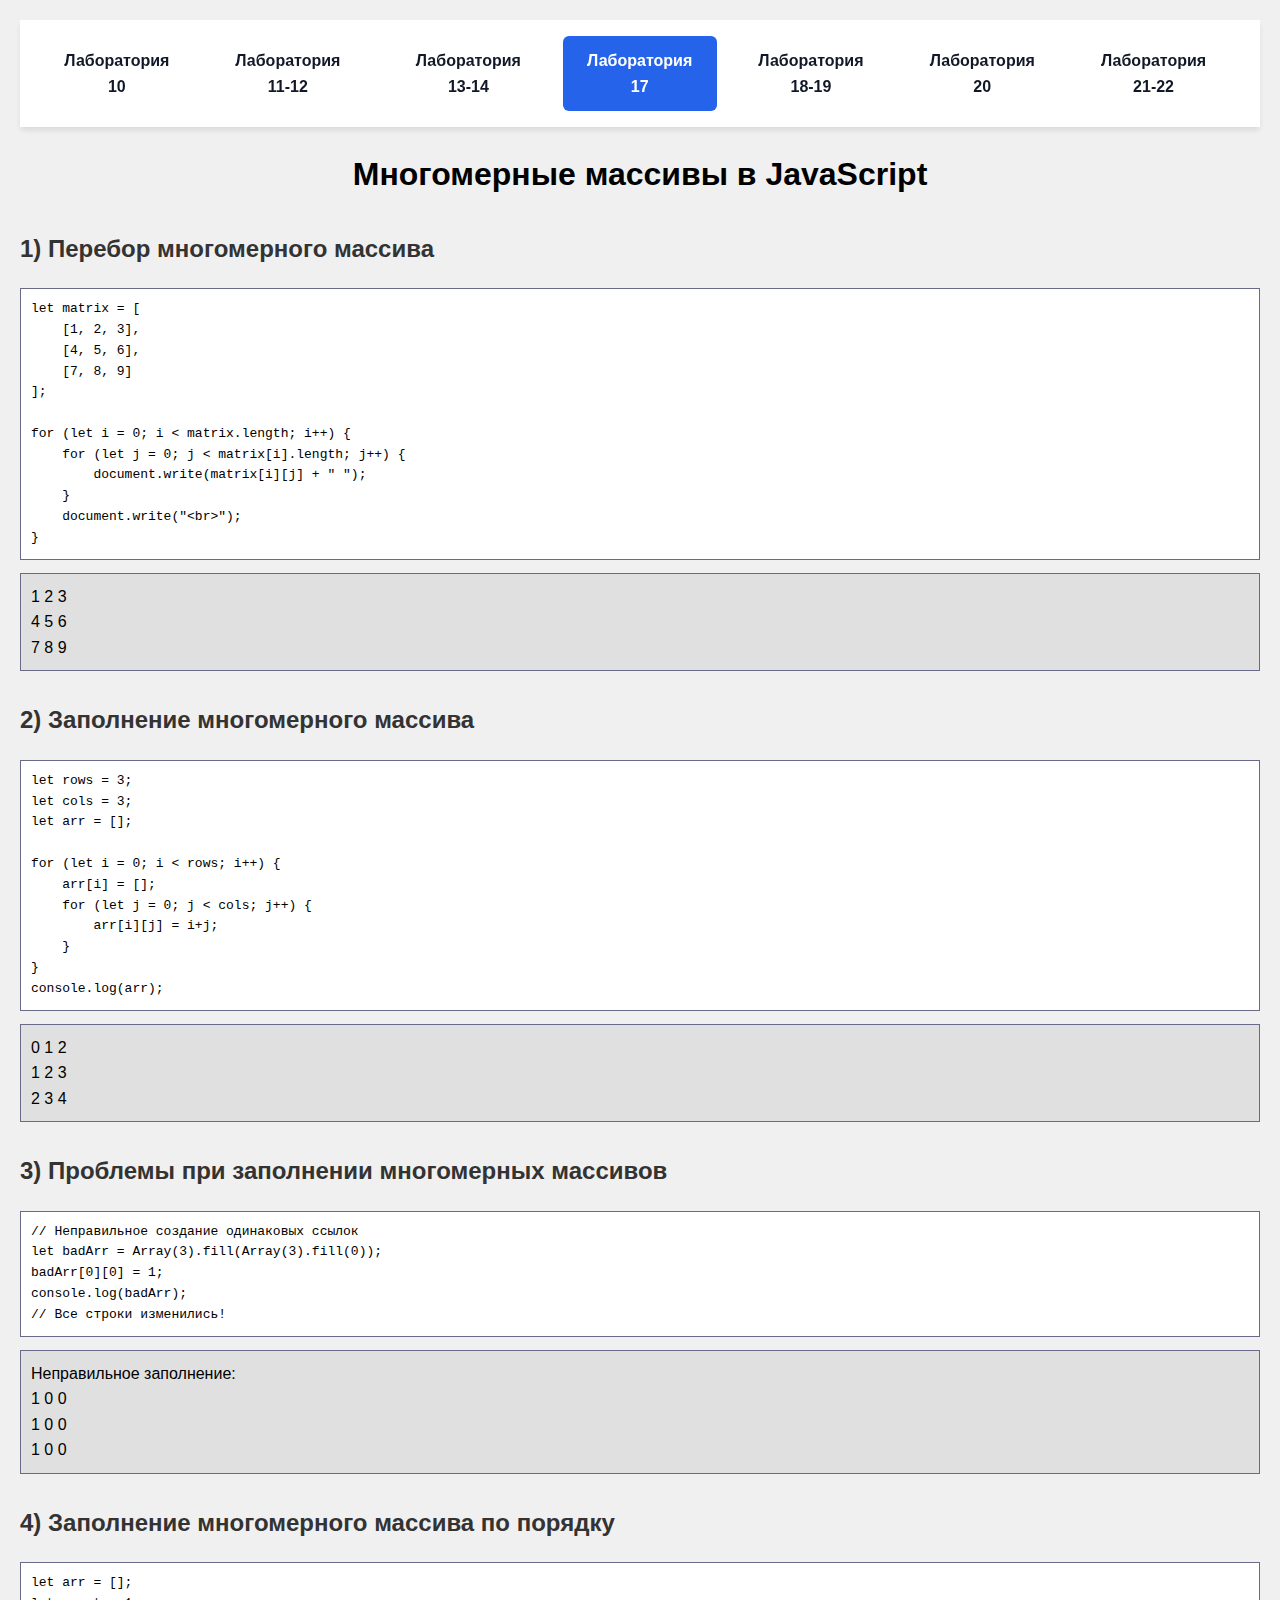
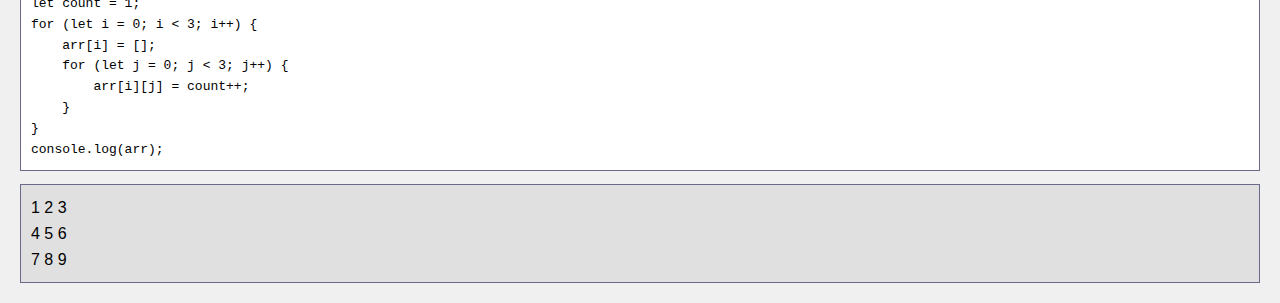
<file: lab17.html>
<!DOCTYPE html>
<html lang="ru">
<head>
    <meta charset="UTF-8">
    <meta name="viewport" content="width=device-width, initial-scale=1.0">
    <title>Лаборатория 17| Web Technologies</title>
    <link rel="stylesheet" href="style.css">
   <style>
        body {
            font-family: Arial, sans-serif;
            padding: 20px;
            background: #f0f0f0;
        }
        h1 {
            text-align: center;
            margin-bottom: 30px;
        }
        h2 {
            margin-top: 30px;
            color: #333;
        }
        pre {
            background: #fff;
            padding: 10px;
            border: 1px solid #696989;
            overflow-x: auto;
        }
        .result {
            background: #e0e0e0;
            padding: 10px;
            margin-top: 5px;
            border: 1px solid #696989;
        }
    </style>


</head>
<body data-theme="light" class="min-h-screen transition-colors duration-300 bg-[var(--bg)] text-[var(--text)]">
    <custom-navbar></custom-navbar>
   

<h1>Многомерные массивы в JavaScript</h1>

<!-- Перебор многомерных массивов -->
<h2>1) Перебор многомерного массива</h2>
<pre>
let matrix = [
    [1, 2, 3],
    [4, 5, 6],
    [7, 8, 9]
];

for (let i = 0; i &lt; matrix.length; i++) {
    for (let j = 0; j &lt; matrix[i].length; j++) {
        document.write(matrix[i][j] + " ");
    }
    document.write("&lt;br&gt;");
}
</pre>
<div class="result">
<script>
let matrix1 = [
    [1, 2, 3],
    [4, 5, 6],
    [7, 8, 9]
];

for (let i = 0; i < matrix1.length; i++) {
    for (let j = 0; j < matrix1[i].length; j++) {
        document.write(matrix1[i][j] + " ");
    }
    document.write("<br>");
}
</script>
</div>

<!-- Заполнение многомерного массива -->
<h2>2) Заполнение многомерного массива</h2>
<pre>
let rows = 3;
let cols = 3;
let arr = [];

for (let i = 0; i &lt; rows; i++) {
    arr[i] = [];
    for (let j = 0; j &lt; cols; j++) {
        arr[i][j] = i+j;
    }
}
console.log(arr);
</pre>
<div class="result">
<script>
let rows = 3;
let cols = 3;
let arr2 = [];

for (let i = 0; i < rows; i++) {
    arr2[i] = [];
    for (let j = 0; j < cols; j++) {
        arr2[i][j] = i + j;
        document.write(arr2[i][j] + " ");
    }
    document.write("<br>");
}
</script>
</div>

<!-- Проблемы при заполнении многомерных массивов -->
<h2>3) Проблемы при заполнении многомерных массивов</h2>
<pre>
// Неправильное создание одинаковых ссылок
let badArr = Array(3).fill(Array(3).fill(0));
badArr[0][0] = 1; 
console.log(badArr);
// Все строки изменились!
</pre>
<div class="result">
<script>
let badArr = Array(3).fill(Array(3).fill(0));
badArr[0][0] = 1;
document.write("Неправильное заполнение:<br>");
for (let i = 0; i < badArr.length; i++) {
    for (let j = 0; j < badArr[i].length; j++) {
        document.write(badArr[i][j] + " ");
    }
    document.write("<br>");
}
</script>
</div>

<!-- Заполнение многомерного массива по порядку -->
<h2>4) Заполнение многомерного массива по порядку</h2>
<pre>
let arr = [];
let count = 1;
for (let i = 0; i &lt; 3; i++) {
    arr[i] = [];
    for (let j = 0; j &lt; 3; j++) {
        arr[i][j] = count++;
    }
}
console.log(arr);
</pre>
<div class="result">
<script>
let arr4 = [];
let count = 1;
for (let i = 0; i < 3; i++) {
    arr4[i] = [];
    for (let j = 0; j < 3; j++) {
        arr4[i][j] = count++;
        document.write(arr4[i][j] + " ");
    }
    document.write("<br>");
}
</script>
</div>
    <script src="components/navbar.js"></script>
    <script>
        // Lab 10 specific scripts
        document.querySelectorAll('.task button').forEach(btn => {
            btn.addEventListener('click', () => {
                const solution = btn.nextElementSibling;
                solution.classList.toggle('hidden');
            });
        });
    </script>
</body>
</html>
</file>
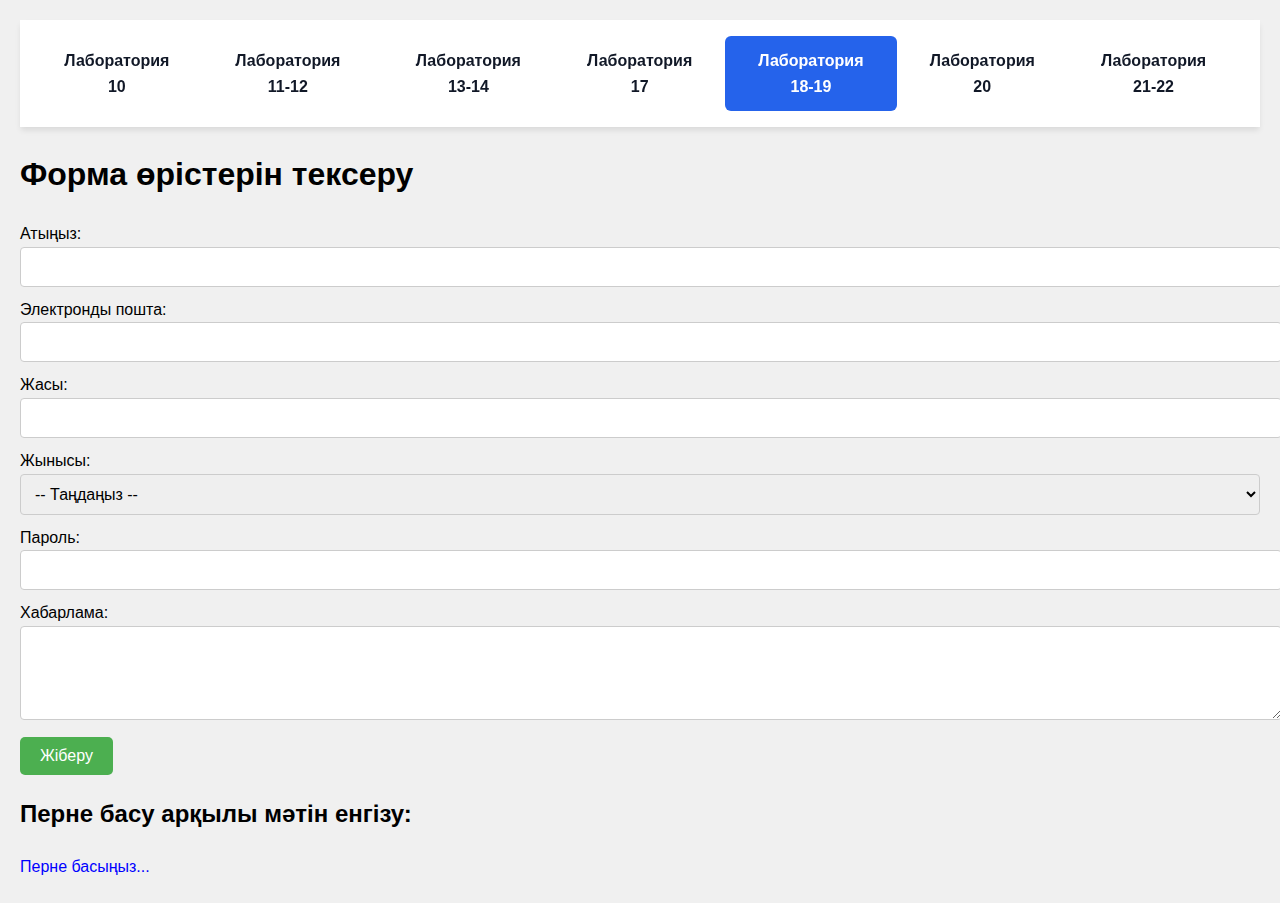
<file: lab18-19.html>
<!DOCTYPE html>
<html lang="ru">
<head>
    <meta charset="UTF-8">
    <meta name="viewport" content="width=device-width, initial-scale=1.0">
    <title>Лаборатория 18-19| Web Technologies</title>
    <link rel="stylesheet" href="style.css">
   
<style>
        body {
            font-family: Arial, sans-serif;
            padding: 20px;
            background: #f0f0f0;
        }
        .container {
            max-width: 500px;
            margin: auto;
            background: #fff;
            padding: 20px;
            border-radius: 8px;
            box-shadow: 0 0 10px rgba(0,0,0,0.1);
        }
        input, select, textarea {
            width: 100%;
            padding: 10px;
            margin-bottom: 10px;
            font-size: 16px;
            border: 1px solid #ccc;
            border-radius: 4px;
        }
        button {
            padding: 10px 20px;
            font-size: 16px;
            cursor: pointer;
            background-color: #4CAF50;
            color: white;
            border: none;
            border-radius: 5px;
        }
        button:hover { background-color: #45a049; }
        .error {
            color: red;
            font-size: 14px;
            margin-bottom: 10px;
        }
        .keys-pressed {
            background: #e0e0e0;
            padding: 10px;
            font-family: monospace;
        }
    </style>


</head>
<body data-theme="light" class="min-h-screen transition-colors duration-300 bg-[var(--bg)] text-[var(--text)]">
    <custom-navbar></custom-navbar>
   

<!DOCTYPE html>

<html lang="kk">
<head>
    <meta charset="UTF-8">
    <meta name="viewport" content="width=device-width, initial-scale=1.0">
    <title>Форма тексеру және перне бақылау</title>
    <style>
        body {
            font-family: Arial, sans-serif;
            padding: 20px;
        }
        .container {
            margin-top: 20px;
        }
        input, select, textarea {
            padding: 10px;
            margin-bottom: 10px;
            font-size: 16px;
            width: 100%;
            border: 1px solid #ccc;
            border-radius: 4px;
        }
        button {
            padding: 10px 20px;
            font-size: 16px;
            cursor: pointer;
            background-color: #4CAF50;
            color: white;
            border: none;
            border-radius: 5px;
        }
        button:hover {
            background-color: #45a049;
        }
        .error {
            color: red;
            font-size: 14px;
            margin-top: 10px;
        }
        #keyOutput {
            margin-top: 20px;
            font-size: 16px;
            color: blue;
        }
    </style>
</head>
<body>
    <h1>Форма өрістерін тексеру</h1>

<!-- Форма -->
<form id="myForm">
    <label for="name">Атыңыз:</label>
    <input type="text" id="name" name="name">

    <label for="email">Электронды пошта:</label>
    <input type="email" id="email" name="email">

    <label for="age">Жасы:</label>
    <input type="number" id="age" name="age" min="1" max="120">

    <label for="gender">Жынысы:</label>
    <select id="gender" name="gender">
        <option value="">-- Таңдаңыз --</option>
        <option value="male">Ер</option>
        <option value="female">Әйел</option>
        <option value="other">Басқа</option>
    </select>

    <label for="password">Пароль:</label>
    <input type="password" id="password" name="password">

    <label for="message">Хабарлама:</label>
    <textarea id="message" name="message" rows="4"></textarea>

    <button type="submit">Жіберу</button>
</form>

<div id="errorMessages" class="error"></div>

<h2>Перне басу арқылы мәтін енгізу:</h2>
<div id="keyOutput">Перне басыңыз...</div>

<script>
    // Форма тексеру
    const form = document.getElementById('myForm');
    const errorMessages = document.getElementById('errorMessages');

    form.addEventListener('submit', function(event) {
        event.preventDefault();
        errorMessages.textContent = '';
        let errors = [];

        const name = document.getElementById('name').value.trim();
        const email = document.getElementById('email').value.trim();
        const age = document.getElementById('age').value.trim();
        const gender = document.getElementById('gender').value;
        const password = document.getElementById('password').value;
        const message = document.getElementById('message').value.trim();

        if (!name) errors.push('Атыңызды енгізіңіз.');
        if (!email) errors.push('Электронды поштаңызды енгізіңіз.');
        if (!age || age <= 0) errors.push('Дұрыс жасыңызды енгізіңіз.');
        if (!gender) errors.push('Жынысыңызды таңдаңыз.');
        if (!password || password.length < 6) errors.push('Пароль кемінде 6 таңбадан болуы керек.');
        if (!message) errors.push('Хабарламаңызды енгізіңіз.');

        if (errors.length > 0) {
            errorMessages.innerHTML = errors.join('<br>');
        } else {
            alert('Форма сәтті жіберілді!');
            form.reset();
        }
    });

    // Перне басуды көрсету
    const keyOutput = document.getElementById('keyOutput');
    document.addEventListener('keydown', function(event) {
        keyOutput.textContent = `Сіз басқан перне: ${event.key}`;
    });

    // Оқиға бағытын өзгерту мысалы (тек батырманы өңдейміз)
    form.addEventListener('click', function(event) {
        if (event.target.tagName === 'BUTTON') {
            alert('Батырмаға басылды, бірақ форма әдеттегідей жіберілмейді.');
            event.stopPropagation(); // Жоғары қарай таралуды тоқтату
        }
    });
</script>

</body>
</html>


    <script src="components/navbar.js"></script>
    <script>
        // Lab 10 specific scripts
        document.querySelectorAll('.task button').forEach(btn => {
            btn.addEventListener('click', () => {
                const solution = btn.nextElementSibling;
                solution.classList.toggle('hidden');
            });
        });
    </script>
</body>
</html>
</file>
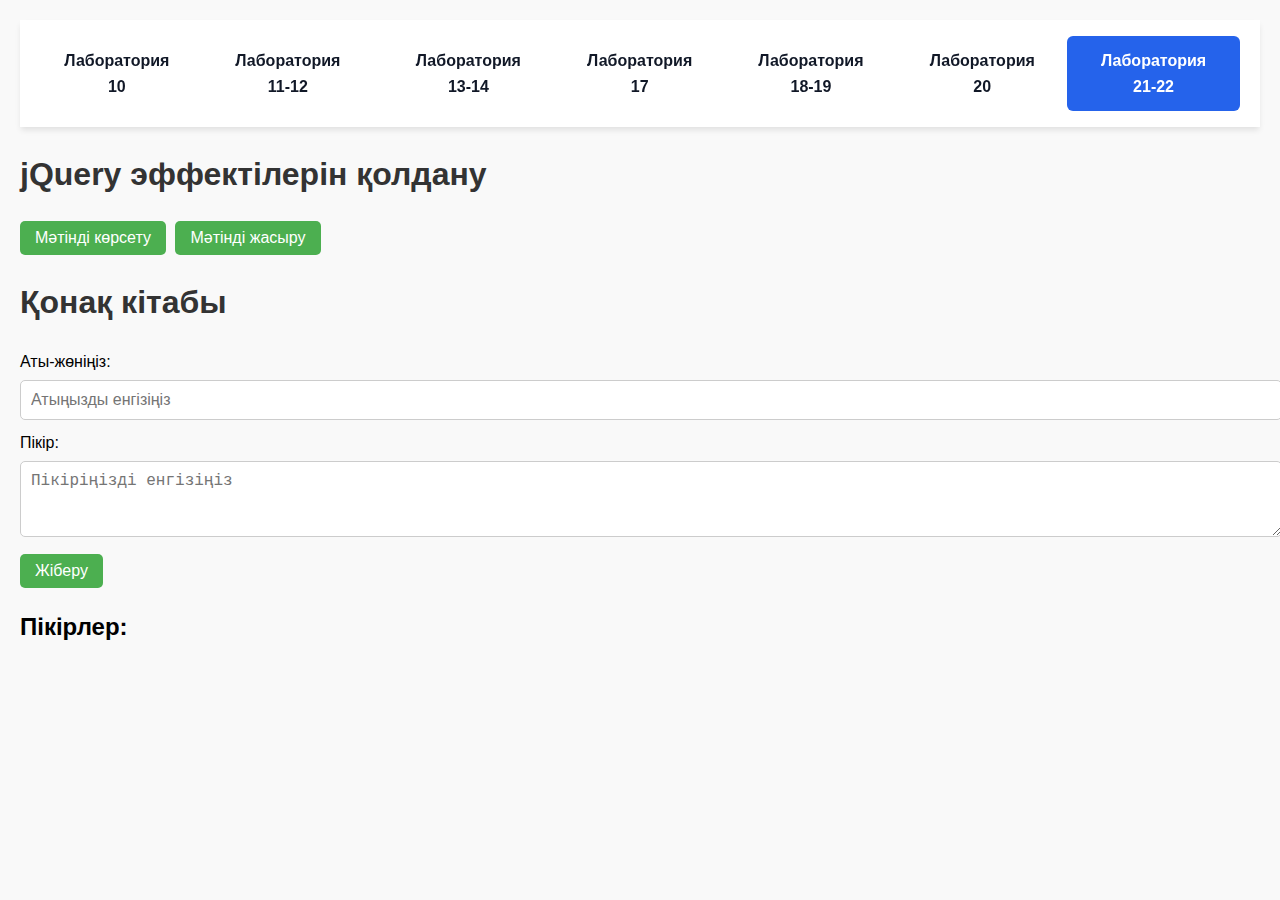
<file: lab21-22.html>
<!DOCTYPE html>
<html lang="ru">
<head>
    <meta charset="UTF-8">
    <meta name="viewport" content="width=device-width, initial-scale=1.0">
    <title>Лаборатория 21-22| Web Technologies</title>
    <link rel="stylesheet" href="style.css">
   

<style>
        body {
            font-family: Arial, sans-serif;
            padding: 20px;
            background: #f9f9f9;
        }

         h1 { color: #333; }
        input, textarea {
            width: 100%;
            padding: 10px;
            margin: 5px 0 10px 0;
            border: 1px solid #ccc;
            border-radius: 5px;
            font-size: 16px;
        }
        button {
            padding: 8px 15px;
            font-size: 16px;
            cursor: pointer;
            border: none;
            border-radius: 5px;
            background-color: #4CAF50;
            color: white;
            margin-right: 5px;
        }
        button:hover { background-color: #45a049; }
        .comment {
            background: white;
            padding: 10px;
            margin-bottom: 10px;
            border-radius: 5px;
            position: relative;
        }
        .comment button {
            margin-left: 5px;
        }
</style>

</head>
<body data-theme="light" class="min-h-screen transition-colors duration-300 bg-[var(--bg)] text-[var(--text)]">
    <custom-navbar></custom-navbar>
   
 <h1>jQuery эффектілерін қолдану</h1>
<button id="showBtn">Мәтінді көрсету</button>
    <button id="hideBtn">Мәтінді жасыру</button>

    <div id="textMessage" style="display:none; margin-top: 20px;">
    <p>Бұл жасырып көрсетілген мәтін!</p>
</div>


      <h1>Қонақ кітабы</h1>

    <label for="name">Аты-жөніңіз:</label>
    <input type="text" id="name" placeholder="Атыңызды енгізіңіз">

    <label for="message">Пікір:</label>
    <textarea id="message" rows="3" placeholder="Пікіріңізді енгізіңіз"></textarea>

    <button id="submitBtn">Жіберу</button>

    <h2>Пікірлер:</h2>
    <div id="commentsList"></div>

    <script src="https://code.jquery.com/jquery-3.6.0.min.js"></script>

<script>
$(document).ready(function() {
    // Пікірлерді LocalStorage-дан жүктеу
    if (localStorage.getItem('comments')) {
        $("#commentsList").html(localStorage.getItem('comments'));
    }

    // Жаңа пікір қосу
    $("#submitBtn").click(function() {
        const name = $("#name").val().trim();
        const message = $("#message").val().trim();
        if (name && message) {
            const newComment = `<div class="comment"><strong>${name}</strong>: <span class="msgText">${message}</span> 
                <button class="editBtn">Өңдеу</button>
                <button class="deleteBtn">Жою</button>
            </div>`;
            $("#commentsList").append(newComment);
            localStorage.setItem('comments', $("#commentsList").html());
            $("#name").val("");
            $("#message").val("");
        } else {
            alert("Барлық өрістерді толтырыңыз!");
        }
    });

    // Пікірді жою
    $(document).on("click", ".deleteBtn", function() {
        $(this).parent().fadeOut(300, function() {
            $(this).remove();
            localStorage.setItem('comments', $("#commentsList").html());
        });
    });

    // Пікірді өңдеу
    $(document).on("click", ".editBtn", function() {
        const commentDiv = $(this).parent();
        const currentText = commentDiv.find(".msgText").text();
        const newText = prompt("Пікірді өңдеңіз:", currentText);
        if (newText !== null) {
            commentDiv.find(".msgText").text(newText);
            localStorage.setItem('comments', $("#commentsList").html());
        }
    });
});
</script>


    <script src="components/navbar.js"></script>
    <script>
        // Lab 10 specific scripts
        document.querySelectorAll('.task button').forEach(btn => {
            btn.addEventListener('click', () => {
                const solution = btn.nextElementSibling;
                solution.classList.toggle('hidden');
            });
        });
    </script>
</body>
</html>
</file>
<file: style.css>
:root {
    --primary: #2563eb;
    --secondary: #9ca3af;
    --bg: #f3f4f6;
    --text: #111827;
    --card-bg: #ffffff;
}

[data-theme="dark"] {
    --primary: #3b82f6;
    --secondary: #6b7280;
    --bg: #1f2937;
    --text: #f9fafb;
    --card-bg: #374151;
}

/* Base styles */
html {
    scroll-behavior: smooth;
}

body {
    font-family: -apple-system, BlinkMacSystemFont, 'Segoe UI', Roboto, Oxygen, Ubuntu, Cantarell, sans-serif;
    line-height: 1.6;
    margin: 0;
    padding: 0;
    transition: background-color 0.3s ease, color 0.3s ease;
}

.container {
    max-width: 1200px;
    margin: 0 auto;
    padding: 0 1rem;
}

/* Animation for lab content */
.lab-content {
    animation: fadeIn 0.5s ease-out forwards;
}

@keyframes fadeIn {
    from { opacity: 0; transform: translateY(10px); }
    to { opacity: 1; transform: translateY(0); }
}

/* Custom scrollbar */
::-webkit-scrollbar {
    width: 8px;
}

::-webkit-scrollbar-track {
    background: var(--bg);
}

::-webkit-scrollbar-thumb {
    background: var(--secondary);
    border-radius: 4px;
}

::-webkit-scrollbar-thumb:hover {
    background: var(--primary);
}

/* Responsive adjustments */
@media (max-width: 768px) {
    custom-navbar {
        flex-direction: column;
    }
    
    .nav-item {
        width: 100%;
        margin-bottom: 0.5rem;
    }
}
</file>
